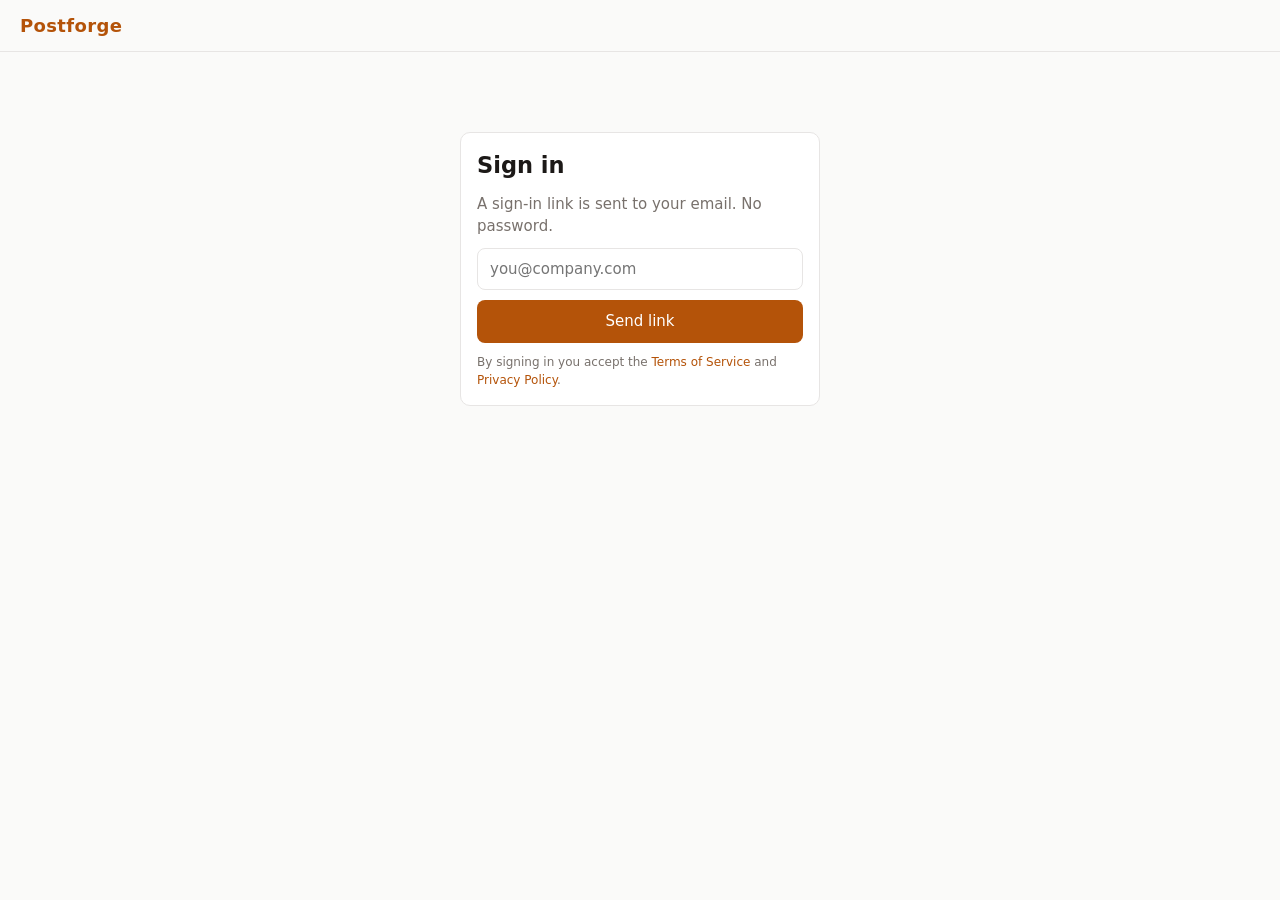
<file: index.html>
<!doctype html>
<html lang="en">
  <head>
    <meta charset="UTF-8" />
    
    <meta name="viewport" content="width=device-width, initial-scale=1.0" />
    <title>Postforge</title>
    <script type="module" crossorigin src="/assets/index-1vxx9G5o.js"></script>
    <link rel="stylesheet" crossorigin href="/assets/index-DMJIXKg0.css">
  </head>
  <body>
    <div id="root"></div>
  </body>
</html>
</file>
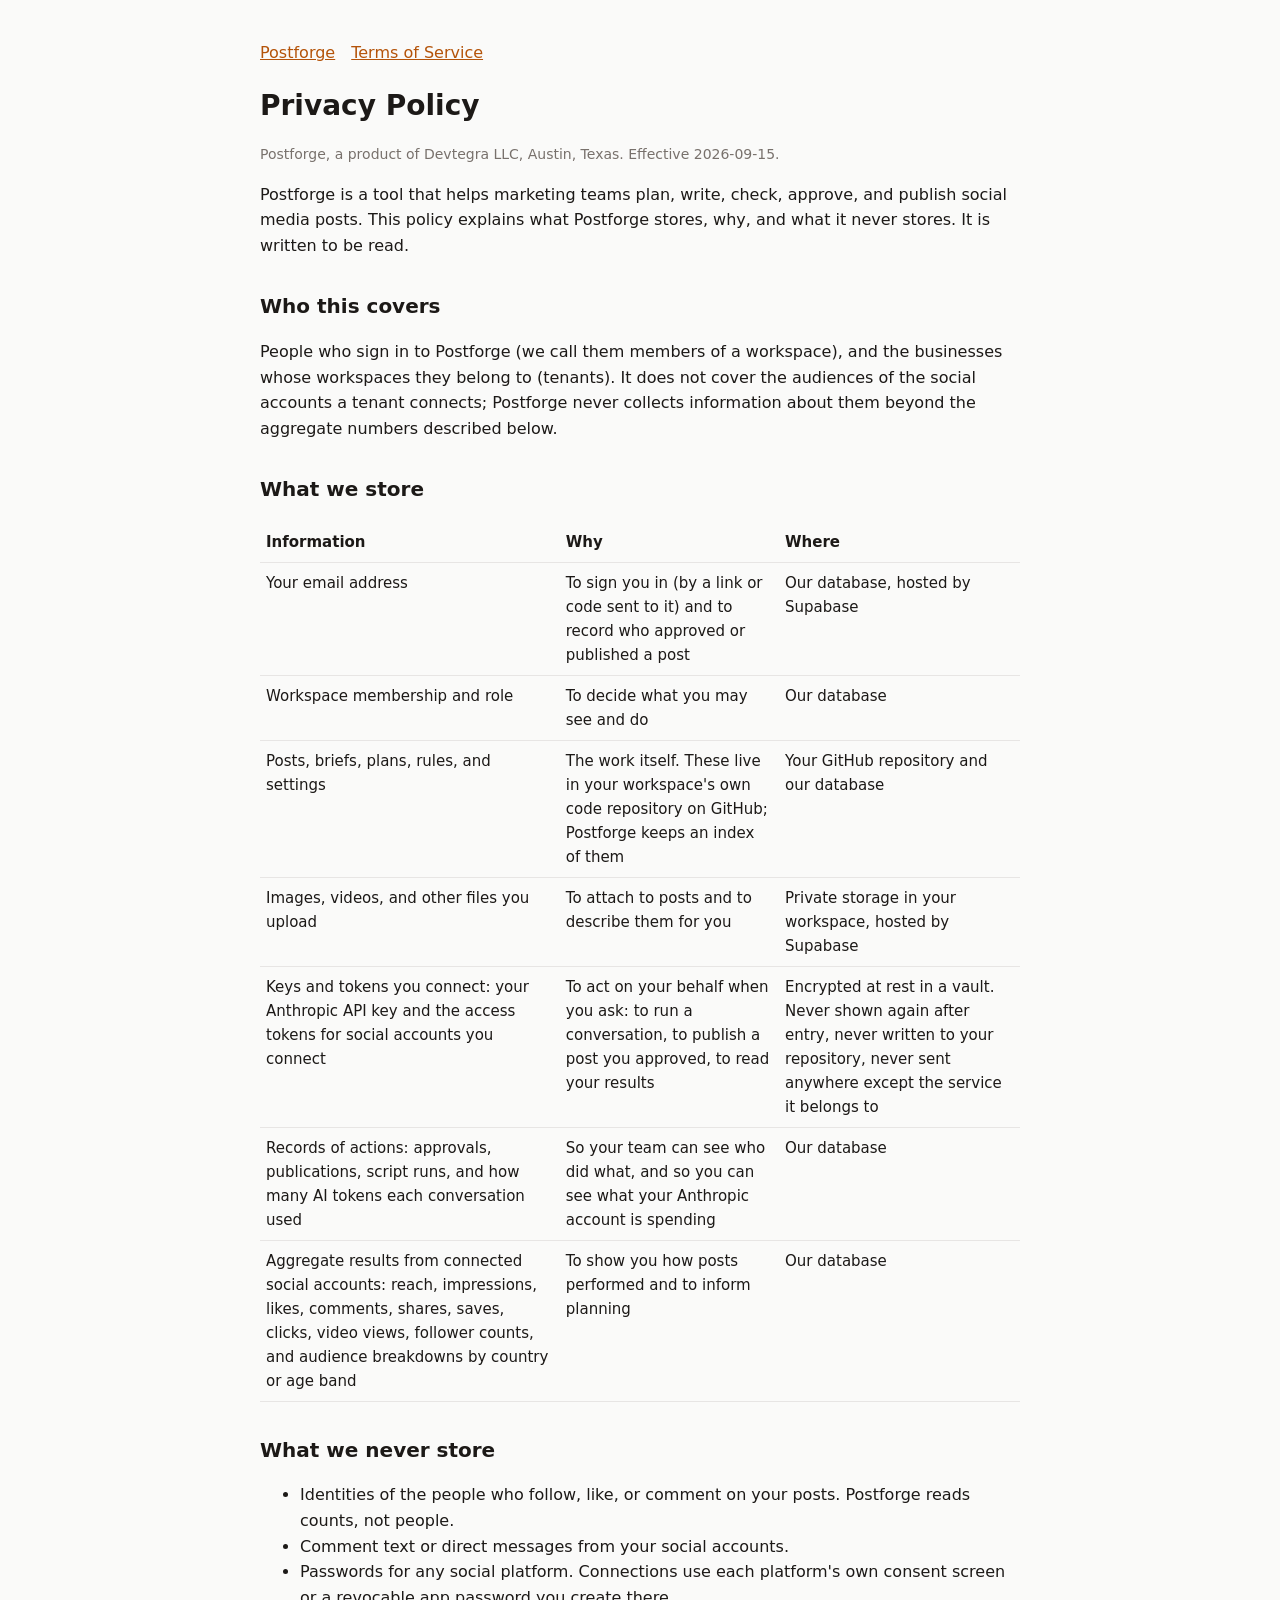
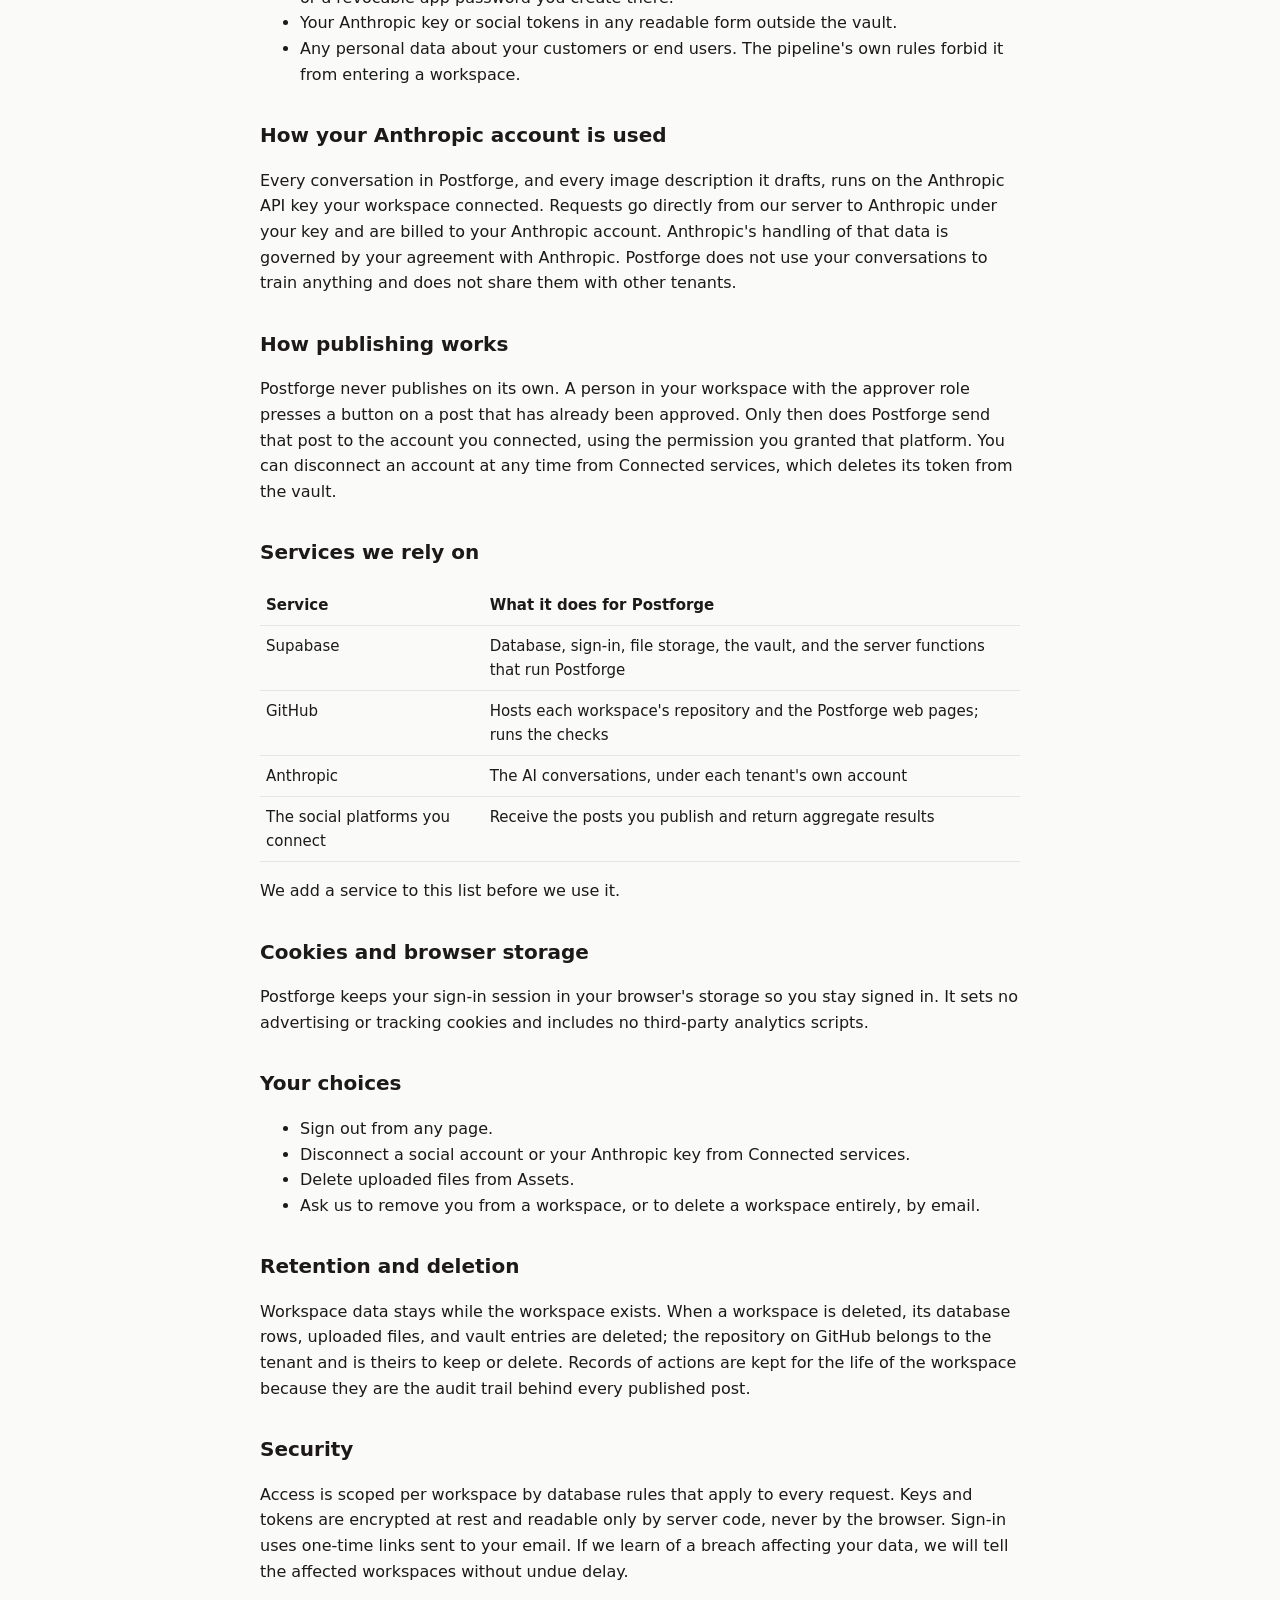
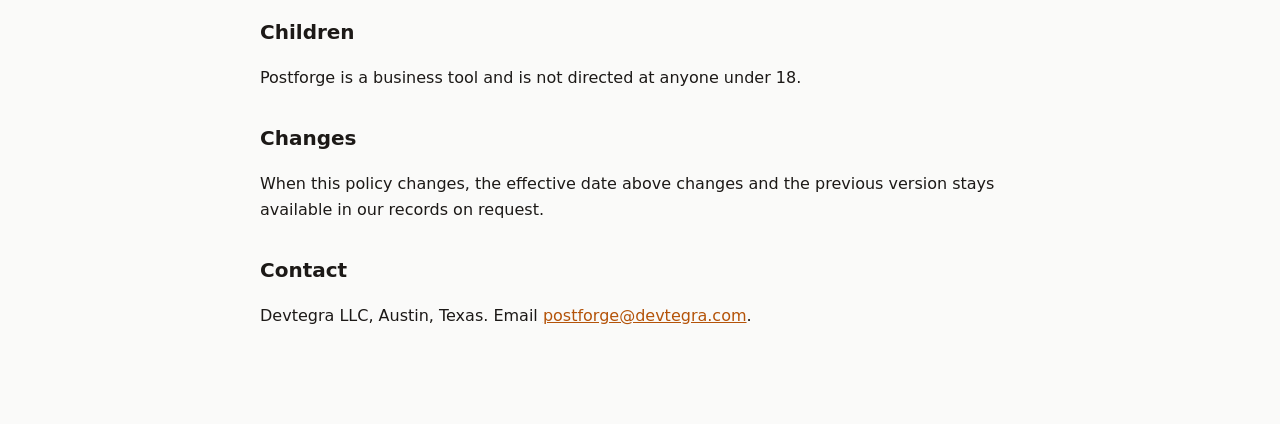
<file: privacy/index.html>
<!doctype html>
<html lang="en"><head><meta charset="utf-8"><meta name="viewport" content="width=device-width, initial-scale=1"><title>Postforge Privacy Policy</title><link rel="stylesheet" href="../legal.css"></head>
<body><main>
<nav><a href="/">Postforge</a><a href="/terms/">Terms of Service</a></nav>
<h1>Privacy Policy</h1>
<p class="muted">Postforge, a product of Devtegra LLC, Austin, Texas. Effective 2026-09-15.</p>

<p>Postforge is a tool that helps marketing teams plan, write, check, approve, and publish social media posts. This policy explains what Postforge stores, why, and what it never stores. It is written to be read.</p>

<h2>Who this covers</h2>
<p>People who sign in to Postforge (we call them members of a workspace), and the businesses whose workspaces they belong to (tenants). It does not cover the audiences of the social accounts a tenant connects; Postforge never collects information about them beyond the aggregate numbers described below.</p>

<h2>What we store</h2>
<table>
<tr><th>Information</th><th>Why</th><th>Where</th></tr>
<tr><td>Your email address</td><td>To sign you in (by a link or code sent to it) and to record who approved or published a post</td><td>Our database, hosted by Supabase</td></tr>
<tr><td>Workspace membership and role</td><td>To decide what you may see and do</td><td>Our database</td></tr>
<tr><td>Posts, briefs, plans, rules, and settings</td><td>The work itself. These live in your workspace's own code repository on GitHub; Postforge keeps an index of them</td><td>Your GitHub repository and our database</td></tr>
<tr><td>Images, videos, and other files you upload</td><td>To attach to posts and to describe them for you</td><td>Private storage in your workspace, hosted by Supabase</td></tr>
<tr><td>Keys and tokens you connect: your Anthropic API key and the access tokens for social accounts you connect</td><td>To act on your behalf when you ask: to run a conversation, to publish a post you approved, to read your results</td><td>Encrypted at rest in a vault. Never shown again after entry, never written to your repository, never sent anywhere except the service it belongs to</td></tr>
<tr><td>Records of actions: approvals, publications, script runs, and how many AI tokens each conversation used</td><td>So your team can see who did what, and so you can see what your Anthropic account is spending</td><td>Our database</td></tr>
<tr><td>Aggregate results from connected social accounts: reach, impressions, likes, comments, shares, saves, clicks, video views, follower counts, and audience breakdowns by country or age band</td><td>To show you how posts performed and to inform planning</td><td>Our database</td></tr>
</table>

<h2>What we never store</h2>
<ul>
<li>Identities of the people who follow, like, or comment on your posts. Postforge reads counts, not people.</li>
<li>Comment text or direct messages from your social accounts.</li>
<li>Passwords for any social platform. Connections use each platform's own consent screen or a revocable app password you create there.</li>
<li>Your Anthropic key or social tokens in any readable form outside the vault.</li>
<li>Any personal data about your customers or end users. The pipeline's own rules forbid it from entering a workspace.</li>
</ul>

<h2>How your Anthropic account is used</h2>
<p>Every conversation in Postforge, and every image description it drafts, runs on the Anthropic API key your workspace connected. Requests go directly from our server to Anthropic under your key and are billed to your Anthropic account. Anthropic's handling of that data is governed by your agreement with Anthropic. Postforge does not use your conversations to train anything and does not share them with other tenants.</p>

<h2>How publishing works</h2>
<p>Postforge never publishes on its own. A person in your workspace with the approver role presses a button on a post that has already been approved. Only then does Postforge send that post to the account you connected, using the permission you granted that platform. You can disconnect an account at any time from Connected services, which deletes its token from the vault.</p>

<h2>Services we rely on</h2>
<table>
<tr><th>Service</th><th>What it does for Postforge</th></tr>
<tr><td>Supabase</td><td>Database, sign-in, file storage, the vault, and the server functions that run Postforge</td></tr>
<tr><td>GitHub</td><td>Hosts each workspace's repository and the Postforge web pages; runs the checks</td></tr>
<tr><td>Anthropic</td><td>The AI conversations, under each tenant's own account</td></tr>
<tr><td>The social platforms you connect</td><td>Receive the posts you publish and return aggregate results</td></tr>
</table>
<p>We add a service to this list before we use it.</p>

<h2>Cookies and browser storage</h2>
<p>Postforge keeps your sign-in session in your browser's storage so you stay signed in. It sets no advertising or tracking cookies and includes no third-party analytics scripts.</p>

<h2>Your choices</h2>
<ul>
<li>Sign out from any page.</li>
<li>Disconnect a social account or your Anthropic key from Connected services.</li>
<li>Delete uploaded files from Assets.</li>
<li>Ask us to remove you from a workspace, or to delete a workspace entirely, by email.</li>
</ul>

<h2>Retention and deletion</h2>
<p>Workspace data stays while the workspace exists. When a workspace is deleted, its database rows, uploaded files, and vault entries are deleted; the repository on GitHub belongs to the tenant and is theirs to keep or delete. Records of actions are kept for the life of the workspace because they are the audit trail behind every published post.</p>

<h2>Security</h2>
<p>Access is scoped per workspace by database rules that apply to every request. Keys and tokens are encrypted at rest and readable only by server code, never by the browser. Sign-in uses one-time links sent to your email. If we learn of a breach affecting your data, we will tell the affected workspaces without undue delay.</p>

<h2>Children</h2>
<p>Postforge is a business tool and is not directed at anyone under 18.</p>

<h2>Changes</h2>
<p>When this policy changes, the effective date above changes and the previous version stays available in our records on request.</p>

<h2>Contact</h2>
<p>Devtegra LLC, Austin, Texas. Email <a href="mailto:postforge@devtegra.com">postforge@devtegra.com</a>.</p>
</main></body></html>
</file>
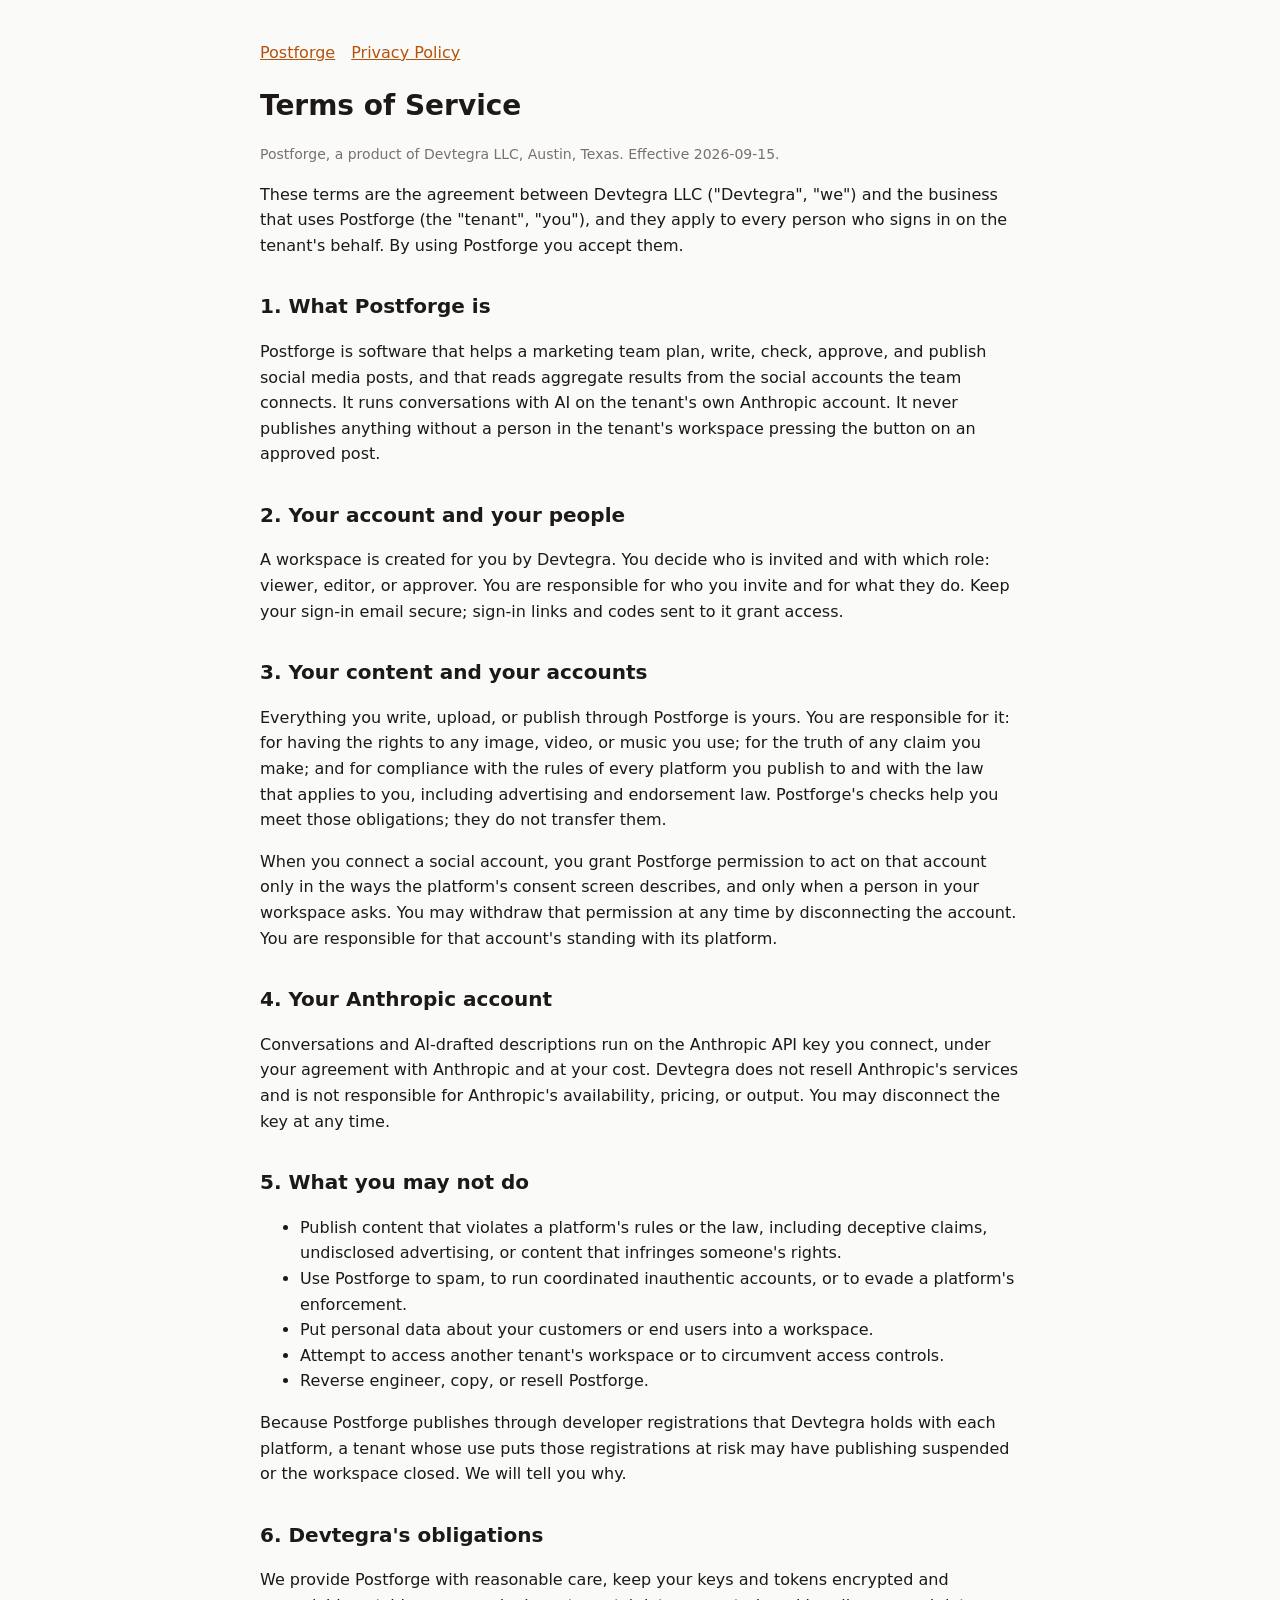
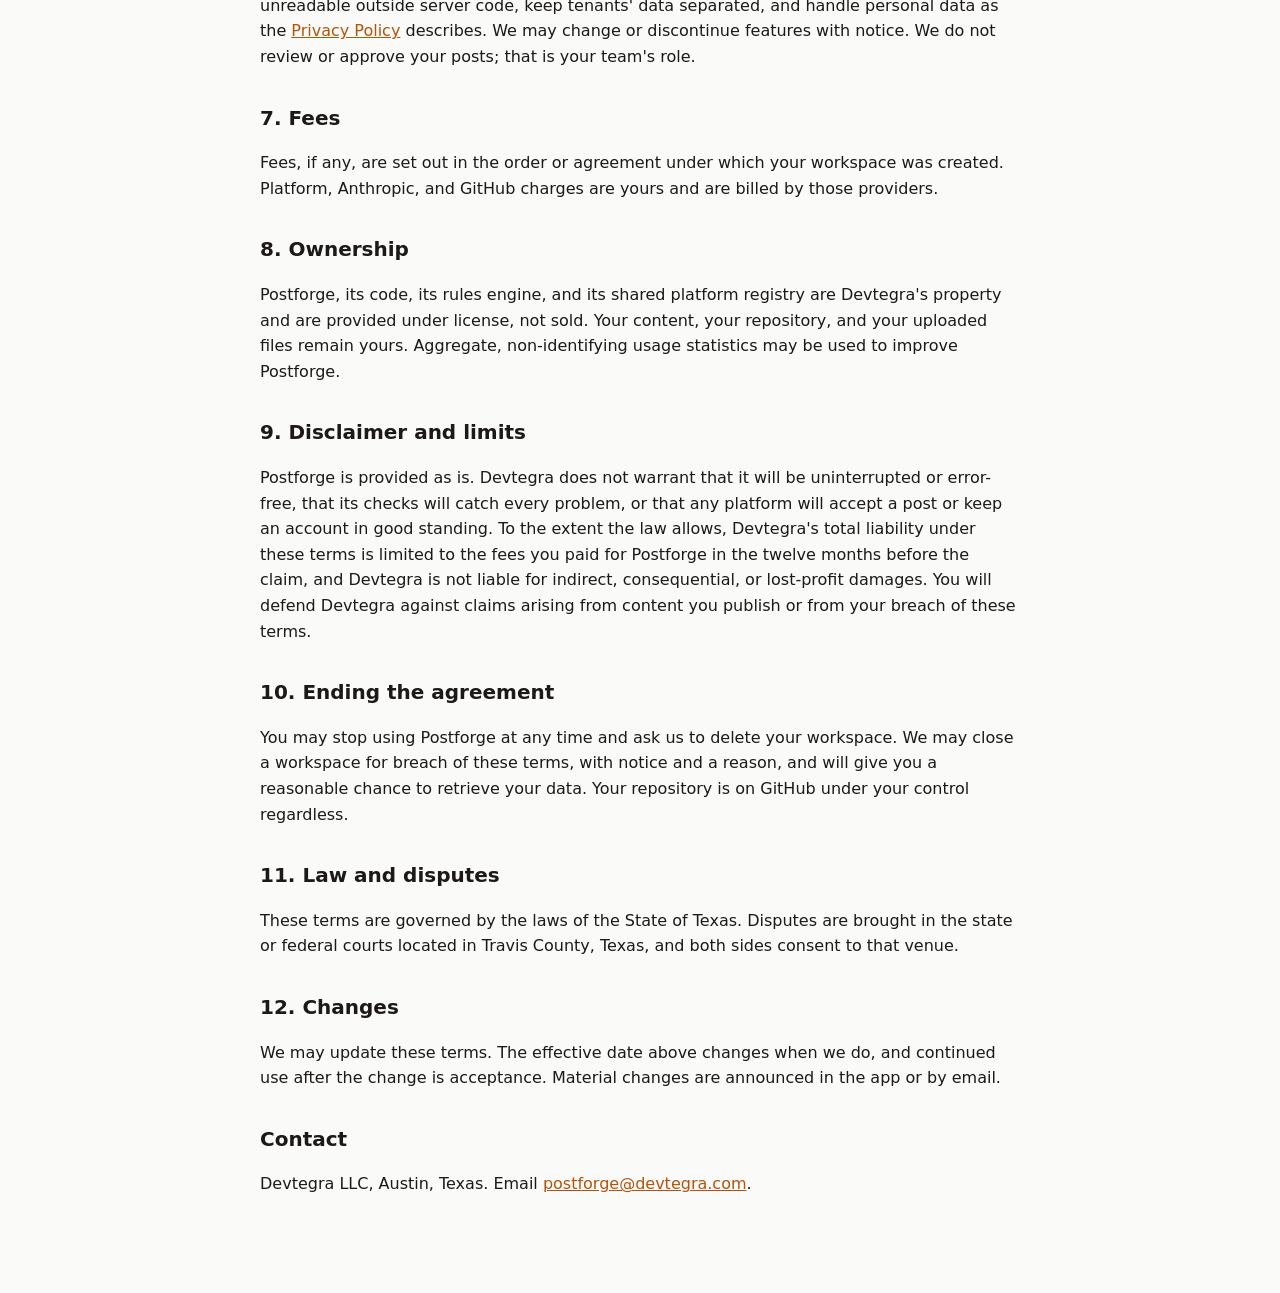
<file: terms/index.html>
<!doctype html>
<html lang="en"><head><meta charset="utf-8"><meta name="viewport" content="width=device-width, initial-scale=1"><title>Postforge Terms of Service</title><link rel="stylesheet" href="../legal.css"></head>
<body><main>
<nav><a href="/">Postforge</a><a href="/privacy/">Privacy Policy</a></nav>
<h1>Terms of Service</h1>
<p class="muted">Postforge, a product of Devtegra LLC, Austin, Texas. Effective 2026-09-15.</p>

<p>These terms are the agreement between Devtegra LLC ("Devtegra", "we") and the business that uses Postforge (the "tenant", "you"), and they apply to every person who signs in on the tenant's behalf. By using Postforge you accept them.</p>

<h2>1. What Postforge is</h2>
<p>Postforge is software that helps a marketing team plan, write, check, approve, and publish social media posts, and that reads aggregate results from the social accounts the team connects. It runs conversations with AI on the tenant's own Anthropic account. It never publishes anything without a person in the tenant's workspace pressing the button on an approved post.</p>

<h2>2. Your account and your people</h2>
<p>A workspace is created for you by Devtegra. You decide who is invited and with which role: viewer, editor, or approver. You are responsible for who you invite and for what they do. Keep your sign-in email secure; sign-in links and codes sent to it grant access.</p>

<h2>3. Your content and your accounts</h2>
<p>Everything you write, upload, or publish through Postforge is yours. You are responsible for it: for having the rights to any image, video, or music you use; for the truth of any claim you make; and for compliance with the rules of every platform you publish to and with the law that applies to you, including advertising and endorsement law. Postforge's checks help you meet those obligations; they do not transfer them.</p>
<p>When you connect a social account, you grant Postforge permission to act on that account only in the ways the platform's consent screen describes, and only when a person in your workspace asks. You may withdraw that permission at any time by disconnecting the account. You are responsible for that account's standing with its platform.</p>

<h2>4. Your Anthropic account</h2>
<p>Conversations and AI-drafted descriptions run on the Anthropic API key you connect, under your agreement with Anthropic and at your cost. Devtegra does not resell Anthropic's services and is not responsible for Anthropic's availability, pricing, or output. You may disconnect the key at any time.</p>

<h2>5. What you may not do</h2>
<ul>
<li>Publish content that violates a platform's rules or the law, including deceptive claims, undisclosed advertising, or content that infringes someone's rights.</li>
<li>Use Postforge to spam, to run coordinated inauthentic accounts, or to evade a platform's enforcement.</li>
<li>Put personal data about your customers or end users into a workspace.</li>
<li>Attempt to access another tenant's workspace or to circumvent access controls.</li>
<li>Reverse engineer, copy, or resell Postforge.</li>
</ul>
<p>Because Postforge publishes through developer registrations that Devtegra holds with each platform, a tenant whose use puts those registrations at risk may have publishing suspended or the workspace closed. We will tell you why.</p>

<h2>6. Devtegra's obligations</h2>
<p>We provide Postforge with reasonable care, keep your keys and tokens encrypted and unreadable outside server code, keep tenants' data separated, and handle personal data as the <a href="/privacy/">Privacy Policy</a> describes. We may change or discontinue features with notice. We do not review or approve your posts; that is your team's role.</p>

<h2>7. Fees</h2>
<p>Fees, if any, are set out in the order or agreement under which your workspace was created. Platform, Anthropic, and GitHub charges are yours and are billed by those providers.</p>

<h2>8. Ownership</h2>
<p>Postforge, its code, its rules engine, and its shared platform registry are Devtegra's property and are provided under license, not sold. Your content, your repository, and your uploaded files remain yours. Aggregate, non-identifying usage statistics may be used to improve Postforge.</p>

<h2>9. Disclaimer and limits</h2>
<p>Postforge is provided as is. Devtegra does not warrant that it will be uninterrupted or error-free, that its checks will catch every problem, or that any platform will accept a post or keep an account in good standing. To the extent the law allows, Devtegra's total liability under these terms is limited to the fees you paid for Postforge in the twelve months before the claim, and Devtegra is not liable for indirect, consequential, or lost-profit damages. You will defend Devtegra against claims arising from content you publish or from your breach of these terms.</p>

<h2>10. Ending the agreement</h2>
<p>You may stop using Postforge at any time and ask us to delete your workspace. We may close a workspace for breach of these terms, with notice and a reason, and will give you a reasonable chance to retrieve your data. Your repository is on GitHub under your control regardless.</p>

<h2>11. Law and disputes</h2>
<p>These terms are governed by the laws of the State of Texas. Disputes are brought in the state or federal courts located in Travis County, Texas, and both sides consent to that venue.</p>

<h2>12. Changes</h2>
<p>We may update these terms. The effective date above changes when we do, and continued use after the change is acceptance. Material changes are announced in the app or by email.</p>

<h2>Contact</h2>
<p>Devtegra LLC, Austin, Texas. Email <a href="mailto:postforge@devtegra.com">postforge@devtegra.com</a>.</p>
</main></body></html>
</file>
<file: assets/index-DMJIXKg0.css>
:root{--lightningcss-light:initial;--lightningcss-dark: ;color-scheme:light dark;--bg:#fafaf9;--fg:#1c1917;--muted:#78716c;--line:#e7e5e4;--card:#fff;--accent:#b45309}@media (prefers-color-scheme:dark){:root{--lightningcss-light: ;--lightningcss-dark:initial;--bg:#1c1917;--fg:#fafaf9;--muted:#a8a29e;--line:#44403c;--card:#292524;--accent:#f59e0b}}*{box-sizing:border-box}body{background:var(--bg);color:var(--fg);margin:0;font:15px/1.5 system-ui,-apple-system,Segoe UI,sans-serif}a{color:var(--accent);text-decoration:none}header{border-bottom:1px solid var(--line);justify-content:space-between;align-items:center;gap:16px;padding:12px 20px;display:flex}header h1{letter-spacing:.02em;margin:0;font-size:18px}header nav a{margin-right:14px}main{max-width:1200px;margin:0 auto;padding:20px}.muted{color:var(--muted)}.card{background:var(--card);border:1px solid var(--line);border-radius:10px;padding:16px}.grid{grid-template-columns:repeat(auto-fill,minmax(260px,1fr));gap:14px;display:grid}.board{grid-template-columns:repeat(auto-fit,minmax(210px,1fr));align-items:start;gap:12px;display:grid}.col h3{text-transform:uppercase;letter-spacing:.06em;color:var(--muted);margin:0 0 8px;font-size:13px}.post{background:var(--card);border:1px solid var(--line);border-radius:8px;margin-bottom:8px;padding:10px 12px;font-size:13px}.post .path{word-break:break-all;font-family:ui-monospace,Menlo,monospace;font-size:12px}.pill{border:1px solid var(--line);border-radius:999px;margin-right:6px;padding:1px 8px;font-size:12px;display:inline-block}form.login{gap:10px;max-width:360px;margin:60px auto;display:grid}input,button{font:inherit;border:1px solid var(--line);background:var(--card);color:var(--fg);border-radius:8px;padding:9px 12px}button.primary{background:var(--accent);color:#fff;cursor:pointer;border-color:#0000}.empty{text-align:center;padding:30px}
</file>
<file: legal.css>
:root { color-scheme: light dark; --bg: #fafaf9; --fg: #1c1917; --muted: #78716c; --accent: #b45309; --line: #e7e5e4; }
@media (prefers-color-scheme: dark) { :root { --bg: #1c1917; --fg: #fafaf9; --muted: #a8a29e; --accent: #f59e0b; --line: #44403c; } }
body { margin: 0; background: var(--bg); color: var(--fg); font: 16px/1.6 system-ui, -apple-system, "Segoe UI", sans-serif; }
main { max-width: 760px; margin: 0 auto; padding: 40px 20px 80px; }
a { color: var(--accent); }
h1 { font-size: 28px; margin-bottom: 4px; } h2 { font-size: 20px; margin-top: 32px; }
.muted { color: var(--muted); font-size: 14px; }
table { border-collapse: collapse; width: 100%; font-size: 15px; } td, th { border-bottom: 1px solid var(--line); padding: 8px 6px; text-align: left; vertical-align: top; }
nav a { margin-right: 16px; }
</file>
